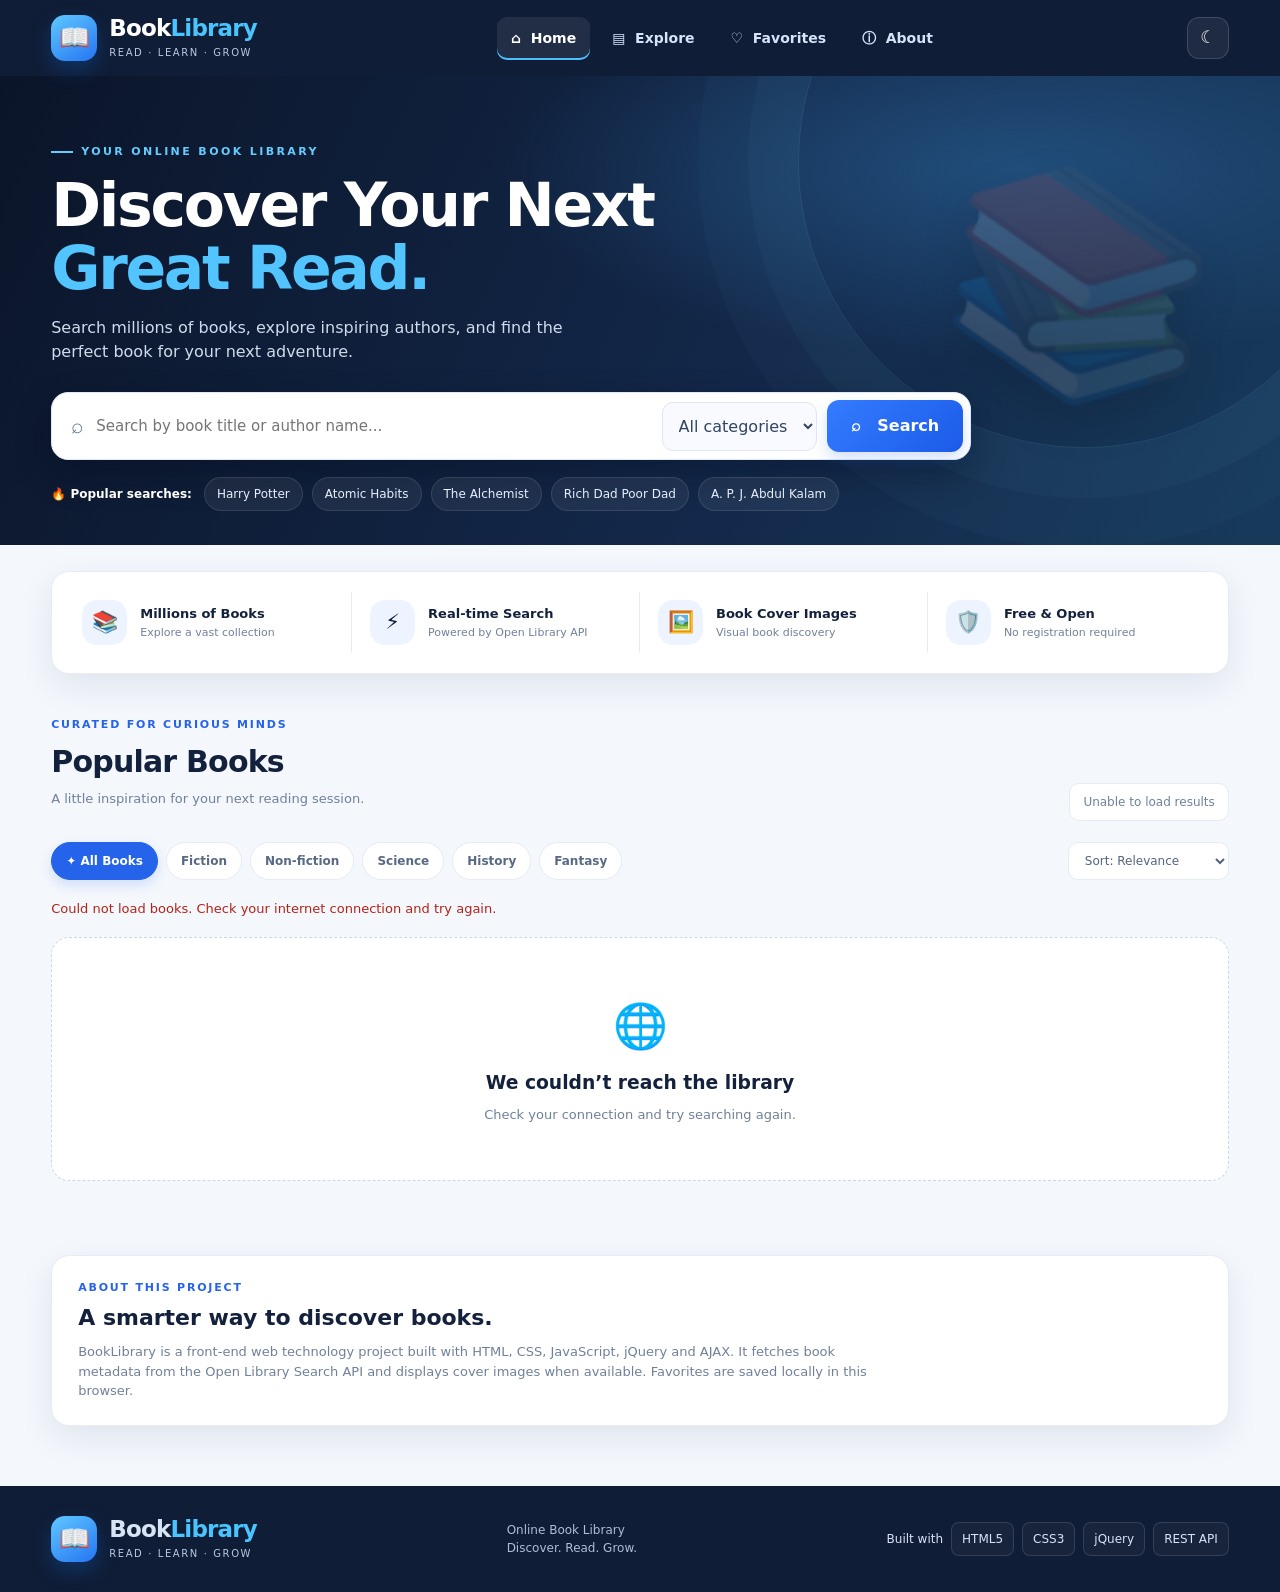
<file: LABEX-10/index.html>
<!DOCTYPE html>
<html lang="en">
<head>
  <meta charset="UTF-8">
  <meta name="viewport" content="width=device-width, initial-scale=1.0">
  <meta name="theme-color" content="#101d36">
  <title>BookLibrary — Discover Your Next Read</title>
  <script src="https://code.jquery.com/jquery-3.7.1.min.js"></script>
  <style>
    :root{--navy:#101d36;--navy2:#172b4d;--blue:#2563eb;--cyan:#38bdf8;--ink:#14213d;--muted:#71809a;--bg:#f4f7fc;--surface:#fff;--line:#e6ebf4;--soft:#edf4ff;--shadow:0 12px 34px rgba(24,48,88,.09)}
    *{box-sizing:border-box}html{scroll-behavior:smooth}body{margin:0;font-family:Inter,ui-sans-serif,system-ui,-apple-system,BlinkMacSystemFont,"Segoe UI",Arial,sans-serif;background:var(--bg);color:var(--ink);line-height:1.5}button,input,select{font:inherit}button{cursor:pointer}a{color:inherit;text-decoration:none}
    .topbar{height:76px;background:var(--navy);color:#fff;display:flex;align-items:center;position:relative;z-index:2}.nav-inner{width:min(1240px,92%);margin:auto;display:flex;align-items:center;justify-content:space-between;gap:24px}.brand{display:flex;align-items:center;gap:12px;min-width:max-content}.brand-icon{width:46px;height:46px;display:grid;place-items:center;background:linear-gradient(145deg,#60c8ff,#2475f3);border-radius:14px;box-shadow:0 8px 20px #0b62c855;font-size:25px}.brand-name{font-size:23px;font-weight:850;letter-spacing:-.8px;line-height:1.05}.brand-name span{color:#48c4ff}.brand-tag{font-size:10px;color:#b9c9e4;letter-spacing:1.6px;margin-top:5px}.nav-links{display:flex;align-items:center;gap:8px}.nav-link{padding:11px 14px;border-radius:10px;color:#d7e3f7;font-size:14px;font-weight:650;transition:.2s;border:0;background:transparent}.nav-link:hover,.nav-link.active{color:#fff;background:#ffffff13}.nav-link.active{box-shadow:inset 0 -2px #4cbfff}.nav-actions{display:flex;gap:8px}.icon-btn{border:1px solid #ffffff25;background:#ffffff10;color:white;border-radius:12px;width:42px;height:42px;font-size:17px}.icon-btn:hover{background:#ffffff20}
    .hero{position:relative;overflow:hidden;background:radial-gradient(ellipse at 80% 20%,#214e7c 0%,transparent 36%),linear-gradient(115deg,#0b1529 0%,#13284a 60%,#173a5b 100%);color:white;padding:60px 0 34px}.hero:before{content:"";position:absolute;right:-90px;top:-200px;width:570px;height:570px;border:1px solid #8ccfff20;border-radius:50%;box-shadow:0 0 0 50px #8ccfff08,0 0 0 100px #8ccfff06}.hero:after{content:"📚";position:absolute;right:max(5%,calc((100% - 1240px)/2 + 35px));top:45px;font-size:clamp(110px,17vw,220px);opacity:.13;transform:rotate(8deg);filter:drop-shadow(0 20px 25px #000)}.hero-inner{width:min(1240px,92%);margin:auto;position:relative;z-index:1}.eyebrow{display:inline-flex;align-items:center;gap:8px;text-transform:uppercase;letter-spacing:2.4px;font-size:11px;font-weight:800;color:#65ccff;margin-bottom:14px}.eyebrow:before{content:"";width:22px;height:2px;background:#65ccff}.hero h1{font-size:clamp(36px,5vw,60px);line-height:1.05;letter-spacing:-2.3px;max-width:690px;margin:0 0 16px;font-weight:850}.hero h1 span{color:#52c4ff}.hero-copy{font-size:16px;color:#d0dced;max-width:560px;margin:0 0 28px}.search-panel{display:flex;align-items:center;gap:10px;background:#fff;padding:7px;border-radius:17px;max-width:920px;box-shadow:0 14px 35px #02081755;border:1px solid #dbe8ff}.search-input-wrap{display:flex;align-items:center;gap:12px;flex:1;min-width:0;padding:0 12px;color:#657792}.search-input-wrap .magnify{font-size:21px}.search-input-wrap input{width:100%;min-width:0;border:0;outline:0;padding:13px 0;color:#152544;background:transparent;font-size:15px}.search-panel select{border:1px solid #e0e7f1;background:#f8faff;color:#314463;border-radius:11px;padding:13px 12px;max-width:180px;outline:none}.primary-btn{border:0;border-radius:12px;padding:14px 24px;background:linear-gradient(135deg,#347cff,#1c5be8);color:white;font-weight:800;box-shadow:0 7px 15px #2563eb33;white-space:nowrap;transition:transform .2s,filter .2s}.primary-btn:hover{filter:brightness(1.07);transform:translateY(-1px)}.popular{display:flex;align-items:center;flex-wrap:wrap;gap:9px;margin-top:17px;font-size:12px;color:#d2deef}.popular strong{color:#fff;margin-right:3px}.chip{border:1px solid #ffffff1b;border-radius:99px;padding:7px 12px;background:#ffffff10;color:#e6efff;font-size:12px;transition:.2s}.chip:hover{background:#ffffff25;border-color:#ffffff50}
    .main{width:min(1240px,92%);margin:26px auto 60px}.benefits{display:grid;grid-template-columns:repeat(4,1fr);gap:0;background:var(--surface);border:1px solid var(--line);border-radius:18px;box-shadow:var(--shadow);padding:20px 12px;margin-bottom:43px}.benefit{display:flex;align-items:center;gap:13px;padding:8px 18px;border-right:1px solid var(--line)}.benefit:last-child{border-right:0}.benefit-icon{flex:0 0 45px;width:45px;height:45px;border-radius:15px;background:var(--soft);display:grid;place-items:center;font-size:21px}.benefit b{display:block;font-size:13px;margin-bottom:2px}.benefit small{display:block;color:var(--muted);font-size:11px}.section-head{display:flex;align-items:end;justify-content:space-between;gap:20px;margin-bottom:21px}.section-kicker{font-size:11px;letter-spacing:1.8px;text-transform:uppercase;color:var(--blue);font-weight:850;margin-bottom:5px}.section-head h2{font-size:30px;letter-spacing:-.8px;margin:0}.section-sub{color:var(--muted);font-size:13px;margin-top:5px}.results-count{font-size:12px;color:var(--muted);background:var(--surface);border:1px solid var(--line);padding:9px 13px;border-radius:10px;white-space:nowrap}.toolbar{display:flex;align-items:center;justify-content:space-between;gap:15px;flex-wrap:wrap;margin-bottom:19px}.category-tabs{display:flex;gap:8px;flex-wrap:wrap}.category-tab{border:1px solid var(--line);background:var(--surface);color:#586984;padding:9px 14px;border-radius:99px;font-size:12px;font-weight:750;transition:.2s}.category-tab:hover{border-color:#b8cdf7;color:var(--blue)}.category-tab.active{background:var(--blue);border-color:var(--blue);color:#fff;box-shadow:0 5px 12px #2563eb2b}.sort-select{border:1px solid var(--line);background:var(--surface);color:#53647e;padding:10px 12px;border-radius:10px;font-size:12px;outline:none}
    #status{min-height:22px;margin:8px 0 16px;font-size:13px;color:var(--muted)}.status-error{color:#b42318!important}.book-grid{display:grid;grid-template-columns:repeat(5,minmax(0,1fr));gap:18px}.book-card{position:relative;background:var(--surface);border:1px solid var(--line);border-radius:16px;overflow:hidden;box-shadow:0 5px 17px #1e3a5f08;transition:transform .22s,box-shadow .22s,border-color .22s;min-width:0}.book-card:hover{transform:translateY(-5px);box-shadow:0 15px 30px #1e3a5f15;border-color:#d0ddf5}.cover-wrap{height:232px;background:linear-gradient(145deg,#f1f5fb,#e8eef8);display:flex;align-items:center;justify-content:center;padding:17px;position:relative;overflow:hidden}.cover-wrap img{height:100%;max-width:100%;width:auto;object-fit:contain;border-radius:4px;box-shadow:0 8px 18px #14213d25;transition:transform .3s}.book-card:hover .cover-wrap img{transform:scale(1.035)}.cover-placeholder{height:100%;width:100%;display:flex;align-items:center;justify-content:center;flex-direction:column;gap:8px;color:#7c8daa;font-size:13px;text-align:center}.cover-placeholder span{font-size:44px}.fav-btn{position:absolute;top:11px;right:11px;width:34px;height:34px;border:1px solid #e5eaf3;background:#ffffffed;color:#52637d;border-radius:50%;font-size:17px;display:grid;place-items:center;box-shadow:0 3px 10px #14213d12}.fav-btn:hover,.fav-btn.is-fav{color:#e84d76}.fav-btn.is-fav{background:#fff0f4;border-color:#ffd3df}.book-info{padding:15px 15px 16px}.book-title{font-size:14px;line-height:1.45;font-weight:800;min-height:40px;margin:0 0 8px;color:var(--ink);display:-webkit-box;-webkit-line-clamp:2;-webkit-box-orient:vertical;overflow:hidden}.book-author{font-size:11px;color:var(--muted);margin-bottom:8px;min-height:17px;white-space:nowrap;overflow:hidden;text-overflow:ellipsis}.book-meta{font-size:11px;color:#8593a9;display:flex;align-items:center;gap:6px;margin-bottom:12px}.tag{display:inline-flex;background:#edf4ff;color:#3467b8;padding:5px 9px;border-radius:99px;font-size:10px;font-weight:750;margin-bottom:13px;max-width:100%;white-space:nowrap;overflow:hidden;text-overflow:ellipsis}.details-btn{display:flex;align-items:center;justify-content:center;gap:7px;width:100%;border:1px solid #dbe8ff;background:#f5f8ff;color:#245fd3;padding:10px;border-radius:9px;font-size:11px;font-weight:800;transition:.2s}.details-btn:hover{background:#e8f0ff;border-color:#b9d0ff}.empty-state{grid-column:1/-1;background:var(--surface);border:1px dashed #cbd6e7;border-radius:18px;text-align:center;padding:55px 20px;color:var(--muted)}.empty-state .empty-icon{font-size:44px;margin-bottom:10px}.empty-state h3{color:var(--ink);margin:0 0 8px}.empty-state p{margin:0;font-size:13px}.pagination{display:flex;justify-content:center;align-items:center;gap:8px;margin-top:32px}.page-btn{min-width:38px;height:38px;padding:0 12px;border:1px solid var(--line);background:var(--surface);border-radius:10px;color:#53647e;font-weight:750;font-size:12px}.page-btn:hover,.page-btn.active{background:var(--blue);border-color:var(--blue);color:#fff}.page-btn:disabled{opacity:.4;cursor:not-allowed}.footer{background:var(--navy);color:#d8e4f5;padding:30px 0}.footer-inner{width:min(1240px,92%);margin:auto;display:flex;justify-content:space-between;align-items:center;gap:22px;flex-wrap:wrap}.footer-note{font-size:12px;color:#aebed5}.footer-tech{display:flex;gap:8px;align-items:center;font-size:12px}.tech-pill{padding:7px 10px;border:1px solid #ffffff20;border-radius:8px;color:#d8e4f5;background:#ffffff08}.toast{position:fixed;right:22px;bottom:22px;background:#12213d;color:white;padding:13px 18px;border-radius:12px;box-shadow:0 12px 30px #0003;font-size:13px;z-index:10;opacity:0;transform:translateY(10px);pointer-events:none;transition:.25s}.toast.show{opacity:1;transform:translateY(0)}.spinner{display:inline-block;width:15px;height:15px;border:2px solid #d9e5fa;border-top-color:var(--blue);border-radius:50%;animation:spin .7s linear infinite;vertical-align:middle;margin-right:8px}@keyframes spin{to{transform:rotate(360deg)}}
    body.dark{--ink:#e6edf8;--muted:#a1b0c7;--bg:#0d1627;--surface:#152239;--line:#263751;--soft:#20385d;--shadow:0 12px 34px #0002}body.dark .cover-wrap{background:linear-gradient(145deg,#26364f,#1a2940)}body.dark .search-panel{background:#f8faff}body.dark .results-count,body.dark .sort-select,body.dark .category-tab,body.dark .page-btn{background:var(--surface);color:var(--muted)}body.dark .category-tab.active,body.dark .page-btn.active{background:var(--blue);color:white}body.dark .details-btn{background:#1b3151;border-color:#2b4772;color:#9fc1ff}body.dark .tag{background:#20385d;color:#a8c8ff}body.dark .benefit-icon{background:#20385d}body.dark .empty-state{border-color:#354761}
    @media(max-width:1050px){.book-grid{grid-template-columns:repeat(4,minmax(0,1fr))}.benefits{grid-template-columns:repeat(2,1fr)}.benefit:nth-child(2){border-right:0}.benefit:nth-child(-n+2){border-bottom:1px solid var(--line)}.benefit{padding:14px 18px}}
    @media(max-width:760px){.topbar{height:auto;padding:14px 0}.nav-inner{flex-wrap:wrap}.nav-links{order:3;width:100%;overflow:auto}.nav-link{white-space:nowrap}.hero{padding-top:45px}.hero:after{right:-20px;top:25px;font-size:120px}.hero h1{letter-spacing:-1.4px}.search-panel{flex-wrap:wrap}.search-input-wrap{flex-basis:100%}.search-panel select{flex:1;max-width:none}.search-panel .primary-btn{flex:1}.book-grid{grid-template-columns:repeat(3,minmax(0,1fr))}.section-head{align-items:start;flex-direction:column}.results-count{align-self:flex-start}}
    @media(max-width:540px){.nav-inner,.hero-inner,.main,.footer-inner{width:90%}.brand-name{font-size:20px}.nav-actions{margin-left:auto}.hero{padding:38px 0 28px}.hero h1{font-size:37px}.hero-copy{font-size:14px}.search-panel{gap:7px}.search-panel select{font-size:12px;padding:12px 8px}.primary-btn{padding:12px 15px}.benefits{grid-template-columns:1fr;padding:8px 10px;margin-bottom:32px}.benefit,.benefit:nth-child(2){border-right:0;border-bottom:1px solid var(--line);padding:12px 8px}.benefit:last-child{border-bottom:0}.book-grid{grid-template-columns:repeat(2,minmax(0,1fr));gap:12px}.cover-wrap{height:205px;padding:12px}.book-info{padding:12px}.book-title{font-size:13px}.book-author{font-size:10px}.section-head h2{font-size:26px}.toolbar{align-items:flex-start}.category-tabs{gap:6px}.category-tab{padding:8px 10px;font-size:11px}.footer-inner{align-items:flex-start;flex-direction:column}}
  </style>
</head>
<body>
  <header class="topbar">
    <div class="nav-inner">
      <a class="brand" href="#home" aria-label="BookLibrary home">
        <div class="brand-icon">📖</div>
        <div><div class="brand-name">Book<span>Library</span></div><div class="brand-tag">READ · LEARN · GROW</div></div>
      </a>
      <nav class="nav-links" aria-label="Main navigation">
        <a href="#home" class="nav-link active" data-view="home">⌂ &nbsp;Home</a>
        <a href="#explore" class="nav-link" data-view="explore">▤ &nbsp;Explore</a>
        <a href="#favorites" class="nav-link" data-view="favorites">♡ &nbsp;Favorites <span id="favoriteCount"></span></a>
        <a href="#about" class="nav-link" data-view="about">ⓘ &nbsp;About</a>
      </nav>
      <div class="nav-actions"><button class="icon-btn" id="themeToggle" title="Toggle light/dark theme" aria-label="Toggle theme">☾</button></div>
    </div>
  </header>

  <section class="hero" id="home">
    <div class="hero-inner">
      <div class="eyebrow">Your online book library</div>
      <h1>Discover Your Next<br><span>Great Read.</span></h1>
      <p class="hero-copy">Search millions of books, explore inspiring authors, and find the perfect book for your next adventure.</p>
      <form class="search-panel" id="searchForm">
        <label class="search-input-wrap"><span class="magnify">⌕</span><input id="searchInput" type="search" placeholder="Search by book title or author name..." aria-label="Search by book title or author" autocomplete="off"></label>
        <select id="categorySelect" aria-label="Choose a book category"><option value="">All categories</option><option value="fiction">Fiction</option><option value="nonfiction">Non-fiction</option><option value="science">Science</option><option value="history">History</option><option value="biography">Biography</option><option value="fantasy">Fantasy</option><option value="technology">Technology</option><option value="self-help">Self-help</option></select>
        <button class="primary-btn" id="searchButton" type="submit">⌕ &nbsp; Search</button>
      </form>
      <div class="popular"><strong>🔥 Popular searches:</strong>
        <button class="chip" data-query="Harry Potter">Harry Potter</button><button class="chip" data-query="Atomic Habits">Atomic Habits</button><button class="chip" data-query="The Alchemist Paulo Coelho">The Alchemist</button><button class="chip" data-query="Rich Dad Poor Dad">Rich Dad Poor Dad</button><button class="chip" data-query="A P J Abdul Kalam">A. P. J. Abdul Kalam</button>
      </div>
    </div>
  </section>

  <main class="main" id="explore">
    <section class="benefits" aria-label="Library features">
      <div class="benefit"><div class="benefit-icon">📚</div><div><b>Millions of Books</b><small>Explore a vast collection</small></div></div>
      <div class="benefit"><div class="benefit-icon">⚡</div><div><b>Real-time Search</b><small>Powered by Open Library API</small></div></div>
      <div class="benefit"><div class="benefit-icon">🖼️</div><div><b>Book Cover Images</b><small>Visual book discovery</small></div></div>
      <div class="benefit"><div class="benefit-icon">🛡️</div><div><b>Free & Open</b><small>No registration required</small></div></div>
    </section>

    <section aria-labelledby="booksHeading">
      <div class="section-head">
        <div><div class="section-kicker" id="sectionKicker">Curated for curious minds</div><h2 id="booksHeading">Popular Books</h2><p class="section-sub" id="sectionSub">A little inspiration for your next reading session.</p></div>
        <div class="results-count" id="resultsCount">Discover something new</div>
      </div>
      <div class="toolbar">
        <div class="category-tabs" aria-label="Quick category filters">
          <button class="category-tab active" data-category="">✦ All Books</button><button class="category-tab" data-category="fiction">Fiction</button><button class="category-tab" data-category="nonfiction">Non-fiction</button><button class="category-tab" data-category="science">Science</button><button class="category-tab" data-category="history">History</button><button class="category-tab" data-category="fantasy">Fantasy</button>
        </div>
        <select class="sort-select" id="sortSelect" aria-label="Sort books"><option value="relevance">Sort: Relevance</option><option value="title">Title: A–Z</option><option value="year">Newest publication</option></select>
      </div>
      <p id="status" role="status" aria-live="polite"><span class="spinner"></span>Loading a selection of books…</p>
      <div class="book-grid" id="bookList"></div>
      <div class="pagination" id="pagination" aria-label="Search result pages"></div>
    </section>

    <section id="about" style="margin-top:42px;background:var(--surface);border:1px solid var(--line);border-radius:18px;padding:24px 26px;box-shadow:var(--shadow)">
      <div class="section-kicker">About this project</div><h2 style="margin:0 0 8px;font-size:22px">A smarter way to discover books.</h2><p style="margin:0;color:var(--muted);font-size:13px;max-width:820px">BookLibrary is a front-end web technology project built with HTML, CSS, JavaScript, jQuery and AJAX. It fetches book metadata from the Open Library Search API and displays cover images when available. Favorites are saved locally in this browser.</p>
    </section>
  </main>

  <footer class="footer"><div class="footer-inner"><a class="brand" href="#home"><div class="brand-icon">📖</div><div><div class="brand-name">Book<span>Library</span></div><div class="brand-tag">READ · LEARN · GROW</div></div></a><div class="footer-note">Online Book Library<br>Discover. Read. Grow.</div><div class="footer-tech"><span>Built with</span><span class="tech-pill">HTML5</span><span class="tech-pill">CSS3</span><span class="tech-pill">jQuery</span><span class="tech-pill">REST API</span></div></div></footer>
  <div class="toast" id="toast" role="status"></div>

  <script>
    $(function () {
      const API_URL = "https://openlibrary.org/search.json";
      const PAGE_SIZE = 20;
      let currentQuery = "subject:fiction";
      let currentCategory = "";
      let currentPage = 1;
      let currentBooks = [];
      let currentView = "home";
      let request = null;
      let toastTimer = null;
      let favorites = loadFavorites();

      updateFavoriteCount();

      function loadFavorites() {
        try { return JSON.parse(localStorage.getItem("bookLibraryFavorites") || "{}"); }
        catch (e) { return {}; }
      }
      function saveFavorites() {
        try { localStorage.setItem("bookLibraryFavorites", JSON.stringify(favorites)); }
        catch (e) { showToast("Could not save favorites in this browser."); }
        updateFavoriteCount();
      }
      function updateFavoriteCount() {
        const count = Object.keys(favorites).length;
        $("#favoriteCount").text(count ? "(" + count + ")" : "");
      }
      function showToast(message) {
        $("#toast").text(message).addClass("show");
        clearTimeout(toastTimer);
        toastTimer = setTimeout(() => $("#toast").removeClass("show"), 2400);
      }
      function makeQuery(text, category) {
        const clean = (text || "").trim();
        if (clean && category) return clean + " subject:" + category;
        if (clean) return clean;
        if (category) return "subject:" + category;
        return "subject:fiction";
      }
      function setLoading(message) {
        $("#status").html('<span class="spinner"></span>' + escapeText(message));
        $("#status").removeClass("status-error");
        $("#bookList").empty();
        $("#pagination").empty();
        $("#searchButton").prop("disabled", true);
      }
      function escapeText(value) {
        return String(value == null ? "" : value).replace(/[&<>"']/g, function (ch) {
          return {"&":"&amp;","<":"&lt;",">":"&gt;",'"':"&quot;","'":"&#39;"}[ch];
        });
      }
      function fetchBooks(query, page) {
        currentQuery = query;
        currentPage = page || 1;
        currentView = "explore";
        if (request && request.readyState !== 4) request.abort();
        setLoading("Searching the library for books…");
        request = $.ajax({
          url: API_URL,
          method: "GET",
          dataType: "json",
          timeout: 25000,
          data: {
            q: query,
            page: currentPage,
            limit: PAGE_SIZE,
            fields: "key,title,author_name,first_publish_year,cover_i,subject,edition_count"
          }
        }).done(function (response) {
          currentBooks = response.docs || [];
          if (!currentBooks.length) {
            $("#status").text("No books found. Try a different title, author or category.");
            $("#status").addClass("status-error");
            $("#resultsCount").text("0 results");
            $("#bookList").html('<div class="empty-state"><div class="empty-icon">🔎</div><h3>No books found</h3><p>Try a shorter search term or choose another category.</p></div>');
            return;
          }
          $("#status").text("Here are your matches from the Open Library catalogue.");
          $("#resultsCount").text((response.numFound || currentBooks.length).toLocaleString() + " results found");
          $("#booksHeading").text(currentView === "favorites" ? "My Favorite Books" : (query === "subject:fiction" ? "Popular Books" : "Search Results"));
          $("#sectionSub").text(query === "subject:fiction" ? "A little inspiration for your next reading session." : "Results matching your search. Select a cover to explore more.");
          renderBooks(currentBooks);
          renderPagination(response.numFound || currentBooks.length);
        }).fail(function (xhr, status) {
          if (status === "abort") return;
          $("#status").addClass("status-error").text(status === "timeout" ? "The request took too long. Please try again." : "Could not load books. Check your internet connection and try again.");
          $("#resultsCount").text("Unable to load results");
          $("#bookList").html('<div class="empty-state"><div class="empty-icon">🌐</div><h3>We couldn’t reach the library</h3><p>Check your connection and try searching again.</p></div>');
        }).always(function () {
          $("#searchButton").prop("disabled", false);
        });
      }
      function renderBooks(books) {
        let display = books.slice();
        const sort = $("#sortSelect").val();
        if (sort === "title") display.sort((a,b) => (a.title || "").localeCompare(b.title || ""));
        if (sort === "year") display.sort((a,b) => (b.first_publish_year || 0) - (a.first_publish_year || 0));
        const $list = $("#bookList").empty();
        if (!display.length) {
          $list.html('<div class="empty-state"><div class="empty-icon">♡</div><h3>No favorites yet</h3><p>Tap the heart on any book to save it here.</p></div>');
          return;
        }
        display.forEach(function (book, index) {
          const key = book.key || (book.title || "book") + "-" + index;
          const title = book.title || "Untitled book";
          const author = (book.author_name && book.author_name.length) ? book.author_name.slice(0,2).join(", ") : "Author not listed";
          const year = book.first_publish_year || "Year unavailable";
          const subjects = book.subject || [];
          const category = subjects.length ? subjects[0] : "Book";
          const isFav = Boolean(favorites[key]);
          const $card = $("<article>").addClass("book-card");
          const $coverWrap = $("<div>").addClass("cover-wrap");
          if (book.cover_i) {
            const $img = $("<img>").attr({src:"https://covers.openlibrary.org/b/id/" + encodeURIComponent(book.cover_i) + "-M.jpg",alt:"Cover of " + title,loading:"lazy"});
            $img.on("error", function () { $(this).replaceWith('<div class="cover-placeholder"><span>📚</span><b>Cover unavailable</b></div>'); });
            $coverWrap.append($img);
          } else {
            $coverWrap.append('<div class="cover-placeholder"><span>📚</span><b>Cover unavailable</b></div>');
          }
          const $fav = $("<button>").attr({type:"button",title:isFav ? "Remove from favorites" : "Add to favorites","aria-label":isFav ? "Remove from favorites" : "Add to favorites"}).addClass("fav-btn" + (isFav ? " is-fav" : "")).text(isFav ? "♥" : "♡");
          $fav.on("click", function () {
            if (favorites[key]) { delete favorites[key]; showToast("Removed from favorites"); }
            else { favorites[key] = {key:key,title:title,author_name:book.author_name || [],first_publish_year:book.first_publish_year,cover_i:book.cover_i,subject:book.subject || []}; showToast("Added to favorites"); }
            saveFavorites();
            if (currentView === "favorites") renderFavorites();
            else { $fav.toggleClass("is-fav", Boolean(favorites[key])).text(favorites[key] ? "♥" : "♡").attr("title", favorites[key] ? "Remove from favorites" : "Add to favorites"); }
          });
          $coverWrap.append($fav);
          const $info = $("<div>").addClass("book-info");
          $("<h3>").addClass("book-title").text(title).appendTo($info);
          $("<div>").addClass("book-author").text("✍ " + author).attr("title",author).appendTo($info);
          $("<div>").addClass("book-meta").text("▦  " + year).appendTo($info);
          $("<span>").addClass("tag").text(category).attr("title",category).appendTo($info);
          const href = book.key && book.key.startsWith("/works/") ? "https://openlibrary.org" + book.key : "https://openlibrary.org/search?q=" + encodeURIComponent(title);
          $("<a>").addClass("details-btn").attr({href:href,target:"_blank",rel:"noopener noreferrer"}).text("View Details  ↗").appendTo($info);
          $card.append($coverWrap,$info);
          $list.append($card);
        });
      }
      function renderPagination(total) {
        const pages = Math.min(5, Math.max(1, Math.ceil(total / PAGE_SIZE)));
        const $pagination = $("#pagination").empty();
        if (total <= PAGE_SIZE) return;
        const start = Math.max(1, Math.min(currentPage - 2, pages - 4));
        const end = Math.min(pages, start + 4);
        const $prev = $("<button>").addClass("page-btn").text("‹").prop("disabled", currentPage <= 1).attr("aria-label","Previous page").on("click", () => fetchBooks(currentQuery, currentPage - 1));
        $pagination.append($prev);
        for (let p = start; p <= end; p++) {
          const page = p;
          $("<button>").addClass("page-btn" + (page === currentPage ? " active" : "")).text(page).attr("aria-label","Page " + page).on("click", () => fetchBooks(currentQuery,page)).appendTo($pagination);
        }
        const $next = $("<button>").addClass("page-btn").text("›").prop("disabled", currentPage >= pages).attr("aria-label","Next page").on("click", () => fetchBooks(currentQuery, currentPage + 1));
        $pagination.append($next);
      }
      function renderFavorites() {
        currentView = "favorites";
        const books = Object.values(favorites);
        $("#booksHeading").text("My Favorite Books");
        $("#sectionKicker").text("Your personal collection");
        $("#sectionSub").text("Books you’ve saved for later.");
        $("#resultsCount").text(books.length + " saved");
        $("#status").text(books.length ? "Your saved books are stored in this browser." : "Your favorites list is empty.");
        $("#pagination").empty();
        renderBooks(books);
        $(".nav-link").removeClass("active");
        $('.nav-link[data-view="favorites"]').addClass("active");
        $("#explore")[0].scrollIntoView({behavior:"smooth",block:"start"});
      }
      function startSearch(query, category) {
        const text = (query || "").trim();
        currentCategory = category || "";
        const q = makeQuery(text, currentCategory);
        $("#searchInput").val(text);
        $("#categorySelect").val(currentCategory);
        $(".category-tab").removeClass("active").filter(function(){return $(this).data("category") === currentCategory;}).addClass("active");
        $("#sectionKicker").text(text ? "Search the catalogue" : "Curated for curious minds");
        fetchBooks(q,1);
        $(".nav-link").removeClass("active");
        $('.nav-link[data-view="explore"]').addClass("active");
      }
      $("#searchForm").on("submit", function (e) { e.preventDefault(); startSearch($("#searchInput").val(), $("#categorySelect").val()); });
      $(".chip").on("click", function () { startSearch($(this).data("query"), ""); });
      $(".category-tab").on("click", function () { startSearch($("#searchInput").val(), $(this).data("category")); });
      $("#sortSelect").on("change", function () { if (currentView === "favorites") renderFavorites(); else renderBooks(currentBooks); });
      $(".nav-link").on("click", function (e) {
        const view = $(this).data("view");
        if (view === "favorites") { e.preventDefault(); renderFavorites(); }
        else if (view === "explore") { e.preventDefault(); $("#explore")[0].scrollIntoView({behavior:"smooth"}); $(".nav-link").removeClass("active"); $(this).addClass("active"); }
        else if (view === "about") { e.preventDefault(); $("#about")[0].scrollIntoView({behavior:"smooth"}); $(".nav-link").removeClass("active"); $(this).addClass("active"); }
        else { $(".nav-link").removeClass("active"); $(this).addClass("active"); }
      });
      $("#themeToggle").on("click", function () {
        $("body").toggleClass("dark");
        const dark = $("body").hasClass("dark");
        $(this).text(dark ? "☀" : "☾").attr("aria-label", dark ? "Switch to light theme" : "Switch to dark theme");
        try { localStorage.setItem("bookLibraryTheme", dark ? "dark" : "light"); } catch (e) {}
      });
      try { if (localStorage.getItem("bookLibraryTheme") === "dark") { $("body").addClass("dark"); $("#themeToggle").text("☀"); } } catch (e) {}

      // Load an initial collection so the page is useful on first open.
      fetchBooks("subject:fiction", 1);
    });
  </script>
</body>
</html>
</file>
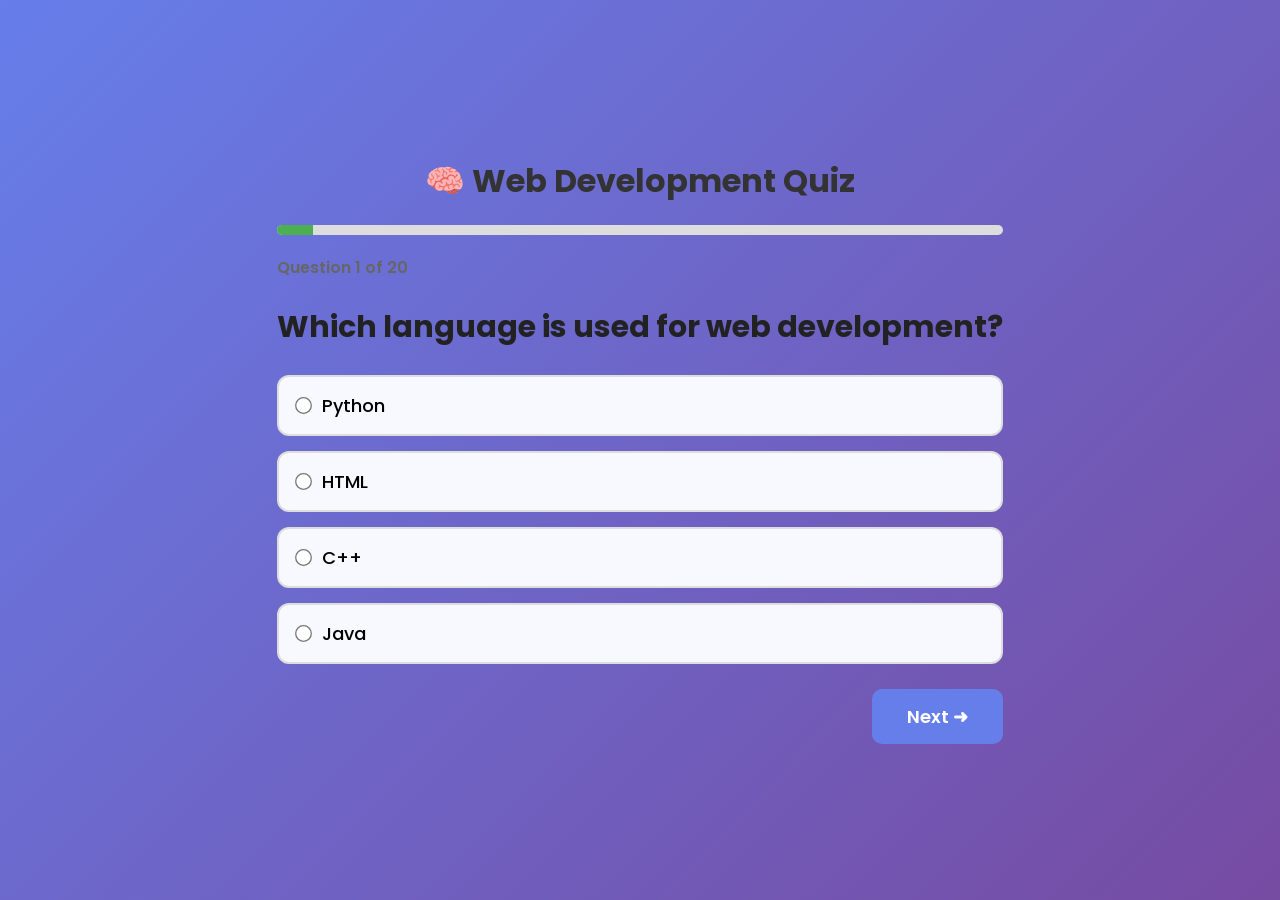
<file: LABEX-3/index.html>
<!DOCTYPE html>
<html lang="en">
<head>
    <meta charset="UTF-8">
    <meta name="viewport" content="width=device-width, initial-scale=1.0">
    <title>Web Development Quiz</title>

    <!-- Google Font -->
    <link href="https://fonts.googleapis.com/css2?family=Poppins:wght@300;400;500;600;700&display=swap" rel="stylesheet">

    <!-- CSS -->
    <link rel="stylesheet" href="style.css">
</head>
<body>

<div class="container">

    <div class="quiz-box">

        <h1>🧠 Web Development Quiz</h1>

        <div class="progress-container">
            <div id="progress"></div>
        </div>

        <div class="question-count">
            Question <span id="current">1</span> of <span id="total">20</span>
        </div>

        <h2 id="question"></h2>

        <div id="options"></div>

        <div class="buttons">
            <button id="nextBtn">Next ➜</button>
        </div>

    </div>

</div>

<script src="script.js"></script>

</body>
</html>
</file>
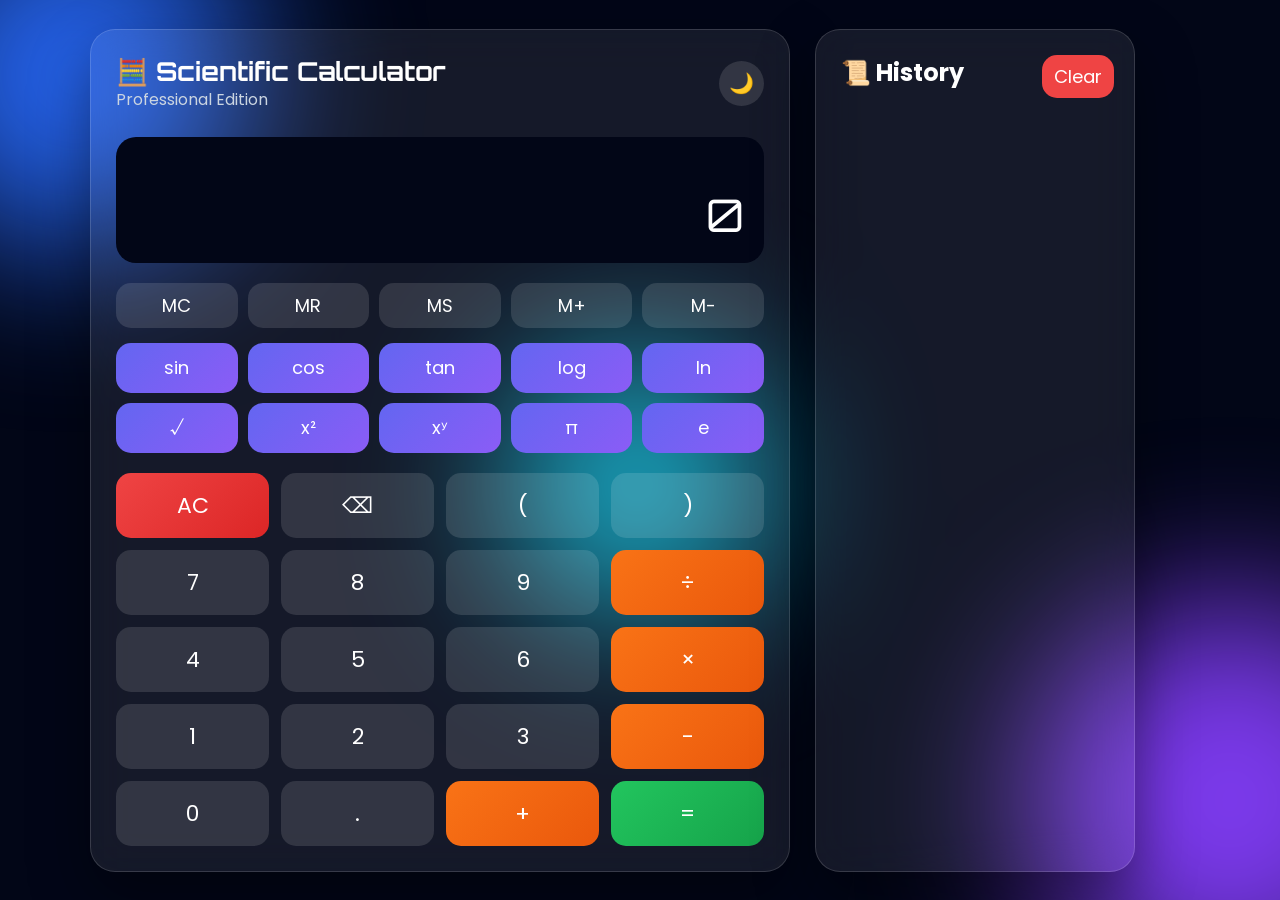
<file: LABEX-4/index.html>
<!DOCTYPE html>
<html lang="en">

<head>

<meta charset="UTF-8">
<meta name="viewport" content="width=device-width, initial-scale=1.0">

<title>Scientific Calculator | Aditya Singh</title>


<link rel="stylesheet" href="style.css">


<link href="https://fonts.googleapis.com/css2?family=Poppins:wght@400;500;600;700&family=Orbitron:wght@600;700&display=swap" rel="stylesheet">


</head>


<body>


<div class="background">

<div class="circle c1"></div>
<div class="circle c2"></div>
<div class="circle c3"></div>

</div>



<div class="app">



<!-- Calculator -->

<div class="calculator">



<header>


<div>

<h1>🧮 Scientific Calculator</h1>

<p>Professional Edition</p>

</div>


<button id="themeBtn">
🌙
</button>


</header>





<!-- Display -->

<div class="display">


<div id="expression">
</div>


<div id="result">
0
</div>


</div>







<!-- Memory -->

<div class="row memory">


<button data-value="MC">
MC
</button>


<button data-value="MR">
MR
</button>


<button data-value="MS">
MS
</button>


<button data-value="M+">
M+
</button>


<button data-value="M-">
M-
</button>


</div>







<!-- Scientific -->

<div class="scientific">



<button data-value="sin">
sin
</button>


<button data-value="cos">
cos
</button>


<button data-value="tan">
tan
</button>


<button data-value="log">
log
</button>


<button data-value="ln">
ln
</button>



<button data-value="sqrt">
√
</button>


<button data-value="square">
x²
</button>


<button data-value="power">
xʸ
</button>


<button data-value="pi">
π
</button>


<button data-value="e">
e
</button>



</div>









<!-- Main Calculator -->

<div class="buttons">


<button class="danger" data-value="clear">
AC
</button>


<button data-value="delete">
⌫
</button>


<button data-value="(">
(
</button>


<button data-value=")">
)
</button>





<button data-value="7">
7
</button>


<button data-value="8">
8
</button>


<button data-value="9">
9
</button>


<button class="operator" data-value="/">
÷
</button>





<button data-value="4">
4
</button>


<button data-value="5">
5
</button>


<button data-value="6">
6
</button>


<button class="operator" data-value="*">
×
</button>





<button data-value="1">
1
</button>


<button data-value="2">
2
</button>


<button data-value="3">
3
</button>


<button class="operator" data-value="-">
-
</button>





<button data-value="0">
0
</button>


<button data-value=".">
.
</button>


<button class="operator" data-value="+">
+
</button>


<button class="equal" data-value="=">
=
</button>



</div>





</div>







<!-- History -->

<div class="history">


<h2>
📜 History
</h2>


<button id="clearHistory">
Clear
</button>


<div id="historyList">


</div>


</div>






</div>





<script src="script.js"></script>


</body>


</html>
</file>
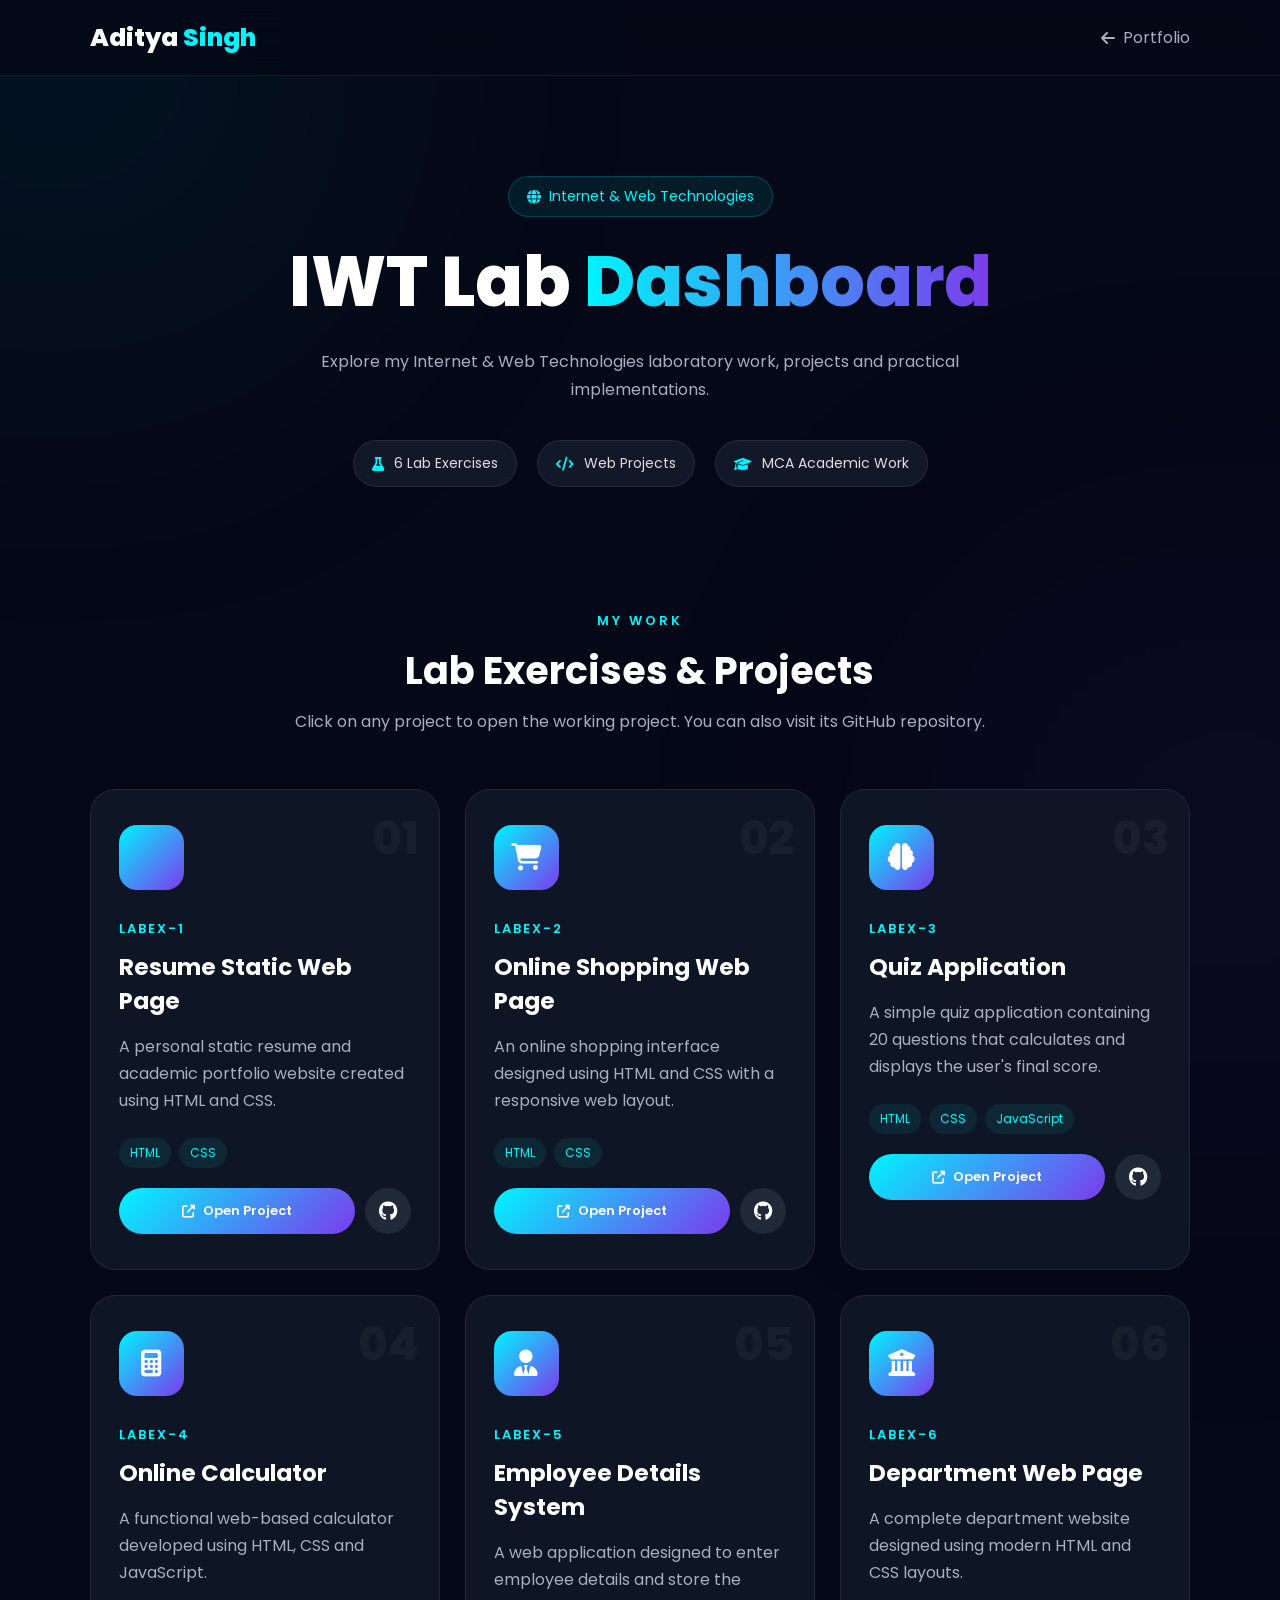
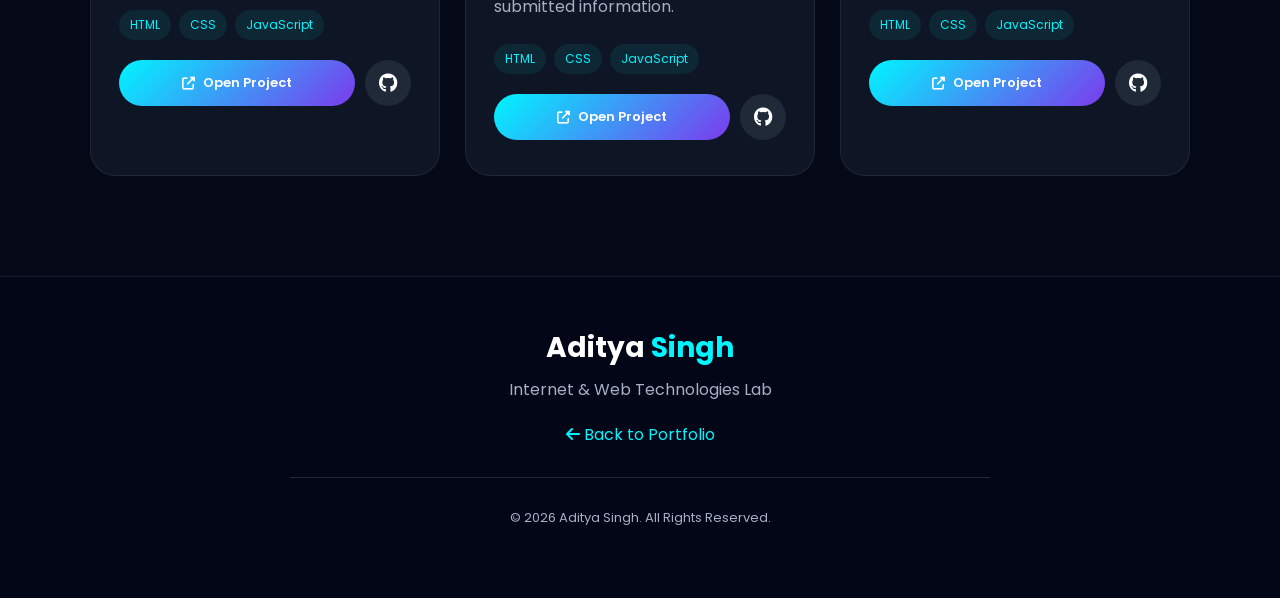
<file: LABEX-1/Semester-Work/IWT/index.html>
<!DOCTYPE html>
<html lang="en">

<head>

    <meta charset="UTF-8">
    <meta name="viewport" content="width=device-width, initial-scale=1.0">

    <title>IWT Lab | Aditya Singh</title>

    <!-- Font -->
    <link
        href="https://fonts.googleapis.com/css2?family=Poppins:wght@300;400;500;600;700;800&display=swap"
        rel="stylesheet"
    >

    <!-- Font Awesome -->
    <link
        rel="stylesheet"
        href="https://cdnjs.cloudflare.com/ajax/libs/font-awesome/6.7.1/css/all.min.css"
    >

    <!-- IWT Dashboard CSS -->
    <link rel="stylesheet" href="iwt-style.css">

</head>

<body>

<!-- ================================
        HEADER
================================ -->

<header class="header">

    <nav class="navbar">

        <a href="../../index.html" class="logo">
            Aditya<span> Singh</span>
        </a>

        <div class="nav-right">

            <a href="../../index.html" class="back-link">
                <i class="fas fa-arrow-left"></i>
                Portfolio
            </a>

        </div>

    </nav>

</header>


<!-- ================================
        HERO
================================ -->

<section class="hero">

    <div class="hero-content">

        <span class="tag">
            <i class="fas fa-globe"></i>
            Internet & Web Technologies
        </span>

        <h1>
            IWT Lab
            <span>Dashboard</span>
        </h1>

        <p>
            Explore my Internet & Web Technologies laboratory
            work, projects and practical implementations.
        </p>

        <div class="hero-info">

            <div>
                <i class="fas fa-flask"></i>
                <span>6 Lab Exercises</span>
            </div>

            <div>
                <i class="fas fa-code"></i>
                <span>Web Projects</span>
            </div>

            <div>
                <i class="fas fa-graduation-cap"></i>
                <span>MCA Academic Work</span>
            </div>

        </div>

    </div>

</section>


<!-- ================================
        LAB WORK
================================ -->

<section class="lab-section">

    <div class="section-title">

        <span>MY WORK</span>

        <h2>
            Lab Exercises & Projects
        </h2>

        <p>
            Click on any project to open the working project.
            You can also visit its GitHub repository.
        </p>

    </div>


    <div class="lab-grid">


        <!-- =========================
                LABEX 1
        ========================== -->

        <div class="lab-card">

            <div class="card-number">
                01
            </div>

            <div class="card-icon">
                <i class="fas fa-file-user"></i>
            </div>

            <span class="lab-label">
                LABEX-1
            </span>

            <h3>
                Resume Static Web Page
            </h3>

            <p>
                A personal static resume and academic
                portfolio website created using HTML and CSS.
            </p>

            <div class="technology">

                <span>HTML</span>
                <span>CSS</span>

            </div>

            <div class="card-buttons">

                <a
                    href="LABEX-1/index.html"
                    class="open-btn"
                    target="_blank"
                >
                    <i class="fas fa-external-link-alt"></i>
                    Open Project
                </a>

                <a
                    href="#"
                    class="github-btn"
                    target="_blank"
                >
                    <i class="fab fa-github"></i>
                </a>

            </div>

        </div>


        <!-- =========================
                LABEX 2
        ========================== -->

        <div class="lab-card">

            <div class="card-number">
                02
            </div>

            <div class="card-icon">
                <i class="fas fa-shopping-cart"></i>
            </div>

            <span class="lab-label">
                LABEX-2
            </span>

            <h3>
                Online Shopping Web Page
            </h3>

            <p>
                An online shopping interface designed using
                HTML and CSS with a responsive web layout.
            </p>

            <div class="technology">

                <span>HTML</span>
                <span>CSS</span>

            </div>

            <div class="card-buttons">

                <a
                    href="LABEX-2/index.html"
                    class="open-btn"
                    target="_blank"
                >
                    <i class="fas fa-external-link-alt"></i>
                    Open Project
                </a>

                <a
                    href="#"
                    class="github-btn"
                    target="_blank"
                >
                    <i class="fab fa-github"></i>
                </a>

            </div>

        </div>


        <!-- =========================
                LABEX 3
        ========================== -->

        <div class="lab-card">

            <div class="card-number">
                03
            </div>

            <div class="card-icon">
                <i class="fas fa-brain"></i>
            </div>

            <span class="lab-label">
                LABEX-3
            </span>

            <h3>
                Quiz Application
            </h3>

            <p>
                A simple quiz application containing 20 questions
                that calculates and displays the user's final score.
            </p>

            <div class="technology">

                <span>HTML</span>
                <span>CSS</span>
                <span>JavaScript</span>

            </div>

            <div class="card-buttons">

                <a
                    href="https://ai-quiz-assessment-gpt-system.onrender.com"
                    class="open-btn"
                    target="_blank"
                >
                    <i class="fas fa-external-link-alt"></i>
                    Open Project
                </a>

                <a
                    href="#"
                    class="github-btn"
                    target="_blank"
                >
                    <i class="fab fa-github"></i>
                </a>

            </div>

        </div>


        <!-- =========================
                LABEX 4
        ========================== -->

        <div class="lab-card">

            <div class="card-number">
                04
            </div>

            <div class="card-icon">
                <i class="fas fa-calculator"></i>
            </div>

            <span class="lab-label">
                LABEX-4
            </span>

            <h3>
                Online Calculator
            </h3>

            <p>
                A functional web-based calculator developed
                using HTML, CSS and JavaScript.
            </p>

            <div class="technology">

                <span>HTML</span>
                <span>CSS</span>
                <span>JavaScript</span>

            </div>

            <div class="card-buttons">

                <a
                    href="LABEX-4/index.html"
                    class="open-btn"
                    target="_blank"
                >
                    <i class="fas fa-external-link-alt"></i>
                    Open Project
                </a>

                <a
                    href="#"
                    class="github-btn"
                    target="_blank"
                >
                    <i class="fab fa-github"></i>
                </a>

            </div>

        </div>


        <!-- =========================
                LABEX 5
        ========================== -->

        <div class="lab-card">

            <div class="card-number">
                05
            </div>

            <div class="card-icon">
                <i class="fas fa-user-tie"></i>
            </div>

            <span class="lab-label">
                LABEX-5
            </span>

            <h3>
                Employee Details System
            </h3>

            <p>
                A web application designed to enter employee
                details and store the submitted information.
            </p>

            <div class="technology">

                <span>HTML</span>
                <span>CSS</span>
                <span>JavaScript</span>

            </div>

            <div class="card-buttons">

                <a
                    href="http://localhost/employee_management/"
                    class="open-btn"
                    target="_blank"
                >
                    <i class="fas fa-external-link-alt"></i>
                    Open Project
                </a>

                <a
                    href="#"
                    class="github-btn"
                    target="_blank"
                >
                    <i class="fab fa-github"></i>
                </a>

            </div>

        </div>


        <!-- =========================
                LABEX 6
        ========================== -->

        <div class="lab-card">

            <div class="card-number">
                06
            </div>

            <div class="card-icon">
                <i class="fas fa-building-columns"></i>
            </div>

            <span class="lab-label">
                LABEX-6
            </span>

            <h3>
                Department Web Page
            </h3>

            <p>
                A complete department website designed
                using modern HTML and CSS layouts.
            </p>

            <div class="technology">

                <span>HTML</span>
                <span>CSS</span>
                <span>JavaScript</span>

            </div>

            <div class="card-buttons">

                <a
                    href="http://localhost/LABEX-6/"
                    class="open-btn"
                    target="_blank"
                >
                    <i class="fas fa-external-link-alt"></i>
                    Open Project
                </a>

                <a
                    href="#"
                    class="github-btn"
                    target="_blank"
                >
                    <i class="fab fa-github"></i>
                </a>

            </div>

        </div>


    </div>

</section>


<!-- ================================
        FOOTER
================================ -->

<footer>

    <h2>
        Aditya<span> Singh</span>
    </h2>

    <p>
        Internet & Web Technologies Lab
    </p>

    <a href="../../index.html">
        <i class="fas fa-arrow-left"></i>
        Back to Portfolio
    </a>

    <hr>

    <p class="copyright">
        © 2026 Aditya Singh. All Rights Reserved.
    </p>

</footer>


</body>
</html>
</file>
<file: LABEX-3/style.css>
*{
    margin:0;
    padding:0;
    box-sizing:border-box;
    font-family:'Poppins',sans-serif;
}

body{
    height:100vh;
    display:flex;
    justify-content:center;
    align-items:center;
    background:linear-gradient(135deg,#667eea,#764ba2);
}

.container{
    width:100%;
    display:flex;
    justify-content:center;
    padding:20px;
}

.quiz-box{

animation:fade .5s;

}

@keyframes fade{

from{

opacity:0;
transform:translateY(30px);

}

to{

opacity:1;
transform:translateY(0);

}

}

.quiz-box h1{
    text-align:center;
    color:#333;
    margin-bottom:20px;
}

.progress-container{
    width:100%;
    height:10px;
    background:#ddd;
    border-radius:20px;
    overflow:hidden;
    margin-bottom:20px;
}

#progress{
    width:5%;
    height:100%;
    background:#4CAF50;
    transition:.4s;
}

.question-count{
    color:#666;
    margin-bottom:15px;
    font-weight:600;
}

#question{

font-size:30px;
margin:25px 0;
color:#222;

}

#options{
    display:flex;
    flex-direction:column;
    gap:15px;
    margin-top:20px;
}

.option{
    display:flex;
    align-items:center;
    gap:12px;
    width:100%;
    padding:15px 18px;
    background:#f8f9ff;
    border:2px solid #ddd;
    border-radius:12px;
    cursor:pointer;
    transition:0.3s;
    font-size:18px;
    font-weight:500;
}

.option:hover{
    border-color:#667eea;
    background:#eef2ff;
    transform:translateX(5px);
}

.option input{
    transform:scale(1.3);
    cursor:pointer;
}

.option input[type="radio"]{
    accent-color:#667eea;
}

.buttons{
    text-align:right;
    margin-top:25px;
}

button{

background:#667eea;
color:white;
border:none;
padding:14px 35px;
font-size:18px;
font-weight:600;
border-radius:10px;
cursor:pointer;
transition:.3s;

}

button:hover{

background:#4b5fd4;
transform:scale(1.05);

}

.result{
    text-align:center;
}

.result h2{
    color:#4CAF50;
    margin-bottom:20px;
}

.result p{
    font-size:20px;
    margin:10px 0;
}

@media(max-width:700px){

.quiz-box{
    width:100%;
}

button{
    width:100%;
}

}
</file>
<file: LABEX-4/style.css>
*{
    margin:0;
    padding:0;
    box-sizing:border-box;
    font-family:'Poppins',sans-serif;
}


body{

    min-height:100vh;

    display:flex;

    justify-content:center;

    align-items:center;

    overflow-x:hidden;

    background:#020617;

    color:white;

}





/* Background */


.background{

    position:fixed;

    width:100%;

    height:100%;

    overflow:hidden;

    z-index:-1;

}


.circle{

    position:absolute;

    border-radius:50%;

    filter:blur(80px);

}



.c1{

    width:350px;

    height:350px;

    background:#2563eb;

    top:-100px;

    left:-100px;

}



.c2{

    width:400px;

    height:400px;

    background:#7c3aed;

    right:-150px;

    bottom:-100px;

}



.c3{

    width:250px;

    height:250px;

    background:#06b6d4;

    left:40%;

    top:40%;

}







/* Main Layout */


.app{


    width:1100px;

    max-width:95%;

    display:grid;

    grid-template-columns:700px 320px;

    gap:25px;


}






/* Calculator */


.calculator,
.history{


    background:rgba(255,255,255,0.08);

    backdrop-filter:blur(20px);

    border:1px solid rgba(255,255,255,0.15);

    border-radius:25px;

    padding:25px;

    box-shadow:

    0 25px 60px rgba(0,0,0,.4);


}





/* Header */


header{


    display:flex;

    justify-content:space-between;

    align-items:center;

    margin-bottom:25px;


}



header h1{


    font-family:'Orbitron';

    font-size:26px;


}


header p{


    color:#cbd5e1;

}



#themeBtn{


    width:45px;

    height:45px;

    border-radius:50%;

    border:none;

    cursor:pointer;

    font-size:20px;

}





/* Display */


.display{


    background:#020617;

    border-radius:20px;

    padding:20px;

    min-height:110px;

    margin-bottom:20px;


}


#expression{


    color:#94a3b8;

    font-size:20px;

    min-height:30px;

}



#result{


    font-family:'Orbitron';

    font-size:45px;

    text-align:right;

}








/* Common Buttons */


button{


    border:none;

    cursor:pointer;

    color:white;

    background:rgba(255,255,255,.12);

    border-radius:15px;

    font-size:18px;

    transition:.25s;


}



button:hover{


    transform:translateY(-4px);

    background:rgba(255,255,255,.25);


}





/* Memory */


.memory{


    display:grid;

    grid-template-columns:repeat(5,1fr);

    gap:10px;

    margin-bottom:15px;

}


.memory button{

    height:45px;

}







/* Scientific */


.scientific{


    display:grid;

    grid-template-columns:repeat(5,1fr);

    gap:10px;

    margin-bottom:20px;


}



.scientific button{


    height:50px;

    background:

    linear-gradient(
        135deg,
        #6366f1,
        #8b5cf6
    );


}







/* Main Buttons */


.buttons{


    display:grid;

    grid-template-columns:repeat(4,1fr);

    gap:12px;


}



.buttons button{


    height:65px;

    font-size:22px;


}



.operator{


    background:

    linear-gradient(
        135deg,
        #f97316,
        #ea580c
    );


}



.equal{


    background:

    linear-gradient(
        135deg,
        #22c55e,
        #16a34a
    );


}



.danger{


    background:

    linear-gradient(
        135deg,
        #ef4444,
        #dc2626
    );


}







/* History */


.history{


    position:relative;

}



.history h2{


    margin-bottom:20px;


}



#clearHistory{


    position:absolute;

    right:20px;

    top:25px;

    padding:8px 12px;

    background:#ef4444;

}



#historyList p{


    background:rgba(255,255,255,.1);

    padding:12px;

    border-radius:12px;

    margin-bottom:10px;

    color:#e2e8f0;


}







/* Mobile */


@media(max-width:900px){


.app{

    grid-template-columns:1fr;

}



}



@media(max-width:500px){


.calculator,
.history{

    padding:15px;

}



header h1{

    font-size:20px;

}



#result{

    font-size:35px;

}



.buttons button{

    height:55px;

    font-size:18px;

}


}
</file>
<file: LABEX-1/Semester-Work/IWT/iwt-style.css>
@import url('https://fonts.googleapis.com/css2?family=Poppins:wght@300;400;500;600;700;800&display=swap');


* {
    margin: 0;
    padding: 0;
    box-sizing: border-box;
    scroll-behavior: smooth;
}


:root {

    --primary: #00f5ff;
    --secondary: #7c3aed;

    --bg: #050816;
    --card: #111827;

    --text: #ffffff;
    --muted: #a7afc0;

    --border: rgba(255,255,255,.08);

}


body {

    font-family: 'Poppins', sans-serif;

    background: var(--bg);

    color: var(--text);

    min-height: 100vh;

    overflow-x: hidden;

}


body::before {

    content: "";

    position: fixed;

    width: 500px;
    height: 500px;

    background: var(--primary);

    filter: blur(180px);

    opacity: .08;

    top: -200px;
    left: -200px;

    z-index: -1;

}


body::after {

    content: "";

    position: fixed;

    width: 500px;
    height: 500px;

    background: var(--secondary);

    filter: blur(180px);

    opacity: .08;

    bottom: -200px;
    right: -200px;

    z-index: -1;

}


a {
    text-decoration: none;
    color: inherit;
}


/* ===============================
        HEADER
================================ */

.header {

    position: sticky;

    top: 0;

    z-index: 1000;

    background: rgba(5,8,22,.8);

    backdrop-filter: blur(18px);

    border-bottom: 1px solid var(--border);

}


.navbar {

    width: 86%;

    max-width: 1250px;

    height: 75px;

    margin: auto;

    display: flex;

    align-items: center;

    justify-content: space-between;

}


.logo {

    font-size: 25px;

    font-weight: 800;

}


.logo span {

    color: var(--primary);

}


.back-link {

    display: flex;

    align-items: center;

    gap: 8px;

    color: var(--muted);

    transition: .3s;

}


.back-link:hover {

    color: var(--primary);

}


/* ===============================
        HERO
================================ */

.hero {

    padding: 100px 8% 70px;

    text-align: center;

}


.hero-content {

    max-width: 850px;

    margin: auto;

}


.tag {

    display: inline-flex;

    align-items: center;

    gap: 8px;

    padding: 9px 18px;

    border-radius: 30px;

    color: var(--primary);

    background: rgba(0,245,255,.08);

    border: 1px solid rgba(0,245,255,.2);

    font-size: 14px;

    margin-bottom: 25px;

}


.hero h1 {

    font-size: clamp(40px, 6vw, 70px);

    line-height: 1.15;

    font-weight: 800;

}


.hero h1 span {
    /* Sirf text ki width lene ke liye (optional but recommended) */
    display: inline-block; 

    /* Gradient background */
    background: linear-gradient(
        90deg,
        var(--primary),
        var(--secondary)
    );

    /* Text clipping (Vendor prefix + Standard property) */
    -webkit-background-clip: text;
    background-clip: text;

    /* Text color transparent karne ke liye */
    -webkit-text-fill-color: transparent;
    color: transparent;
}


.hero p {

    max-width: 650px;

    margin: 25px auto;

    color: var(--muted);

    line-height: 1.8;

}


.hero-info {

    display: flex;

    justify-content: center;

    flex-wrap: wrap;

    gap: 20px;

    margin-top: 35px;

}


.hero-info div {

    display: flex;

    align-items: center;

    gap: 10px;

    background: var(--card);

    padding: 12px 18px;

    border-radius: 30px;

    border: 1px solid var(--border);

    color: #ddd;

    font-size: 14px;

}


.hero-info i {

    color: var(--primary);

}


/* ===============================
        SECTION
================================ */

.lab-section {

    width: 86%;

    max-width: 1250px;

    margin: auto;

    padding: 50px 0 100px;

}


.section-title {

    text-align: center;

    margin-bottom: 55px;

}


.section-title span {

    color: var(--primary);

    letter-spacing: 3px;

    font-size: 13px;

    font-weight: 600;

}


.section-title h2 {

    font-size: 38px;

    margin: 10px 0;

}


.section-title p {

    color: var(--muted);

}


/* ===============================
        GRID
================================ */

.lab-grid {

    display: grid;

    grid-template-columns: repeat(3, 1fr);

    gap: 25px;

}


/* ===============================
        CARD
================================ */

.lab-card {

    position: relative;

    background: rgba(17,24,39,.85);

    border: 1px solid var(--border);

    border-radius: 25px;

    padding: 35px 28px;

    overflow: hidden;

    transition: .35s;

}


.lab-card::before {

    content: "";

    position: absolute;

    width: 150px;
    height: 150px;

    background: var(--primary);

    filter: blur(100px);

    opacity: 0;

    top: -80px;
    right: -80px;

    transition: .35s;

}


.lab-card:hover {

    transform: translateY(-10px);

    border-color: rgba(0,245,255,.35);

    box-shadow:
        0 20px 50px rgba(0,0,0,.35),
        0 0 30px rgba(0,245,255,.08);

}


.lab-card:hover::before {

    opacity: .12;

}


.card-number {

    position: absolute;

    right: 20px;

    top: 15px;

    font-size: 45px;

    font-weight: 800;

    color: rgba(255,255,255,.04);

}


.card-icon {

    width: 65px;
    height: 65px;

    display: flex;

    align-items: center;

    justify-content: center;

    border-radius: 18px;

    background: linear-gradient(
        135deg,
        var(--primary),
        var(--secondary)
    );

    margin-bottom: 25px;

}


.card-icon i {

    font-size: 27px;

    color: white;

}


.lab-label {

    color: var(--primary);

    font-size: 13px;

    font-weight: 600;

    letter-spacing: 2px;

}


.lab-card h3 {

    font-size: 23px;

    margin: 10px 0 15px;

}


.lab-card p {

    color: var(--muted);

    line-height: 1.7;

    min-height: 85px;

}


.technology {

    display: flex;

    flex-wrap: wrap;

    gap: 8px;

    margin: 20px 0;

}


.technology span {

    padding: 6px 11px;

    border-radius: 20px;

    background: rgba(0,245,255,.08);

    color: var(--primary);

    font-size: 12px;

}


/* ===============================
        BUTTONS
================================ */

.card-buttons {

    display: flex;

    gap: 10px;

    margin-top: 20px;

}


.open-btn {

    flex: 1;

    display: flex;

    justify-content: center;

    align-items: center;

    gap: 8px;

    padding: 12px 15px;

    border-radius: 25px;

    background: linear-gradient(
        135deg,
        var(--primary),
        var(--secondary)
    );

    color: white;

    font-size: 13px;

    font-weight: 600;

    transition: .3s;

}


.open-btn:hover {

    transform: translateY(-3px);

}


.github-btn {

    width: 46px;
    height: 46px;

    display: flex;

    justify-content: center;

    align-items: center;

    border-radius: 50%;

    background: #1f2937;

    color: white;

    font-size: 19px;

    transition: .3s;

}


.github-btn:hover {

    background: var(--primary);

    color: #000;

    transform: translateY(-3px);

}


/* ===============================
        FOOTER
================================ */

footer {

    text-align: center;

    padding: 50px 20px;

    background: #020617;

    border-top: 1px solid var(--border);

}


footer h2 {

    font-size: 28px;

}


footer h2 span {

    color: var(--primary);

}


footer p {

    color: var(--muted);

    margin: 8px 0 20px;

}


footer a {

    color: var(--primary);

}


footer hr {

    border: none;

    height: 1px;

    background: #1f2937;

    margin: 30px auto;

    max-width: 700px;

}


.copyright {

    font-size: 13px;

}


/* ===============================
        RESPONSIVE
================================ */

@media(max-width:1000px) {

    .lab-grid {

        grid-template-columns: repeat(2, 1fr);

    }

}


@media(max-width:650px) {

    .navbar {

        width: 90%;

    }

    .hero {

        padding: 70px 5% 50px;

    }

    .hero h1 {

        font-size: 42px;

    }

    .hero-info {

        flex-direction: column;

        align-items: center;

    }

    .lab-section {

        width: 90%;

    }

    .lab-grid {

        grid-template-columns: 1fr;

    }

    .section-title h2 {

        font-size: 30px;

    }

}
</file>
